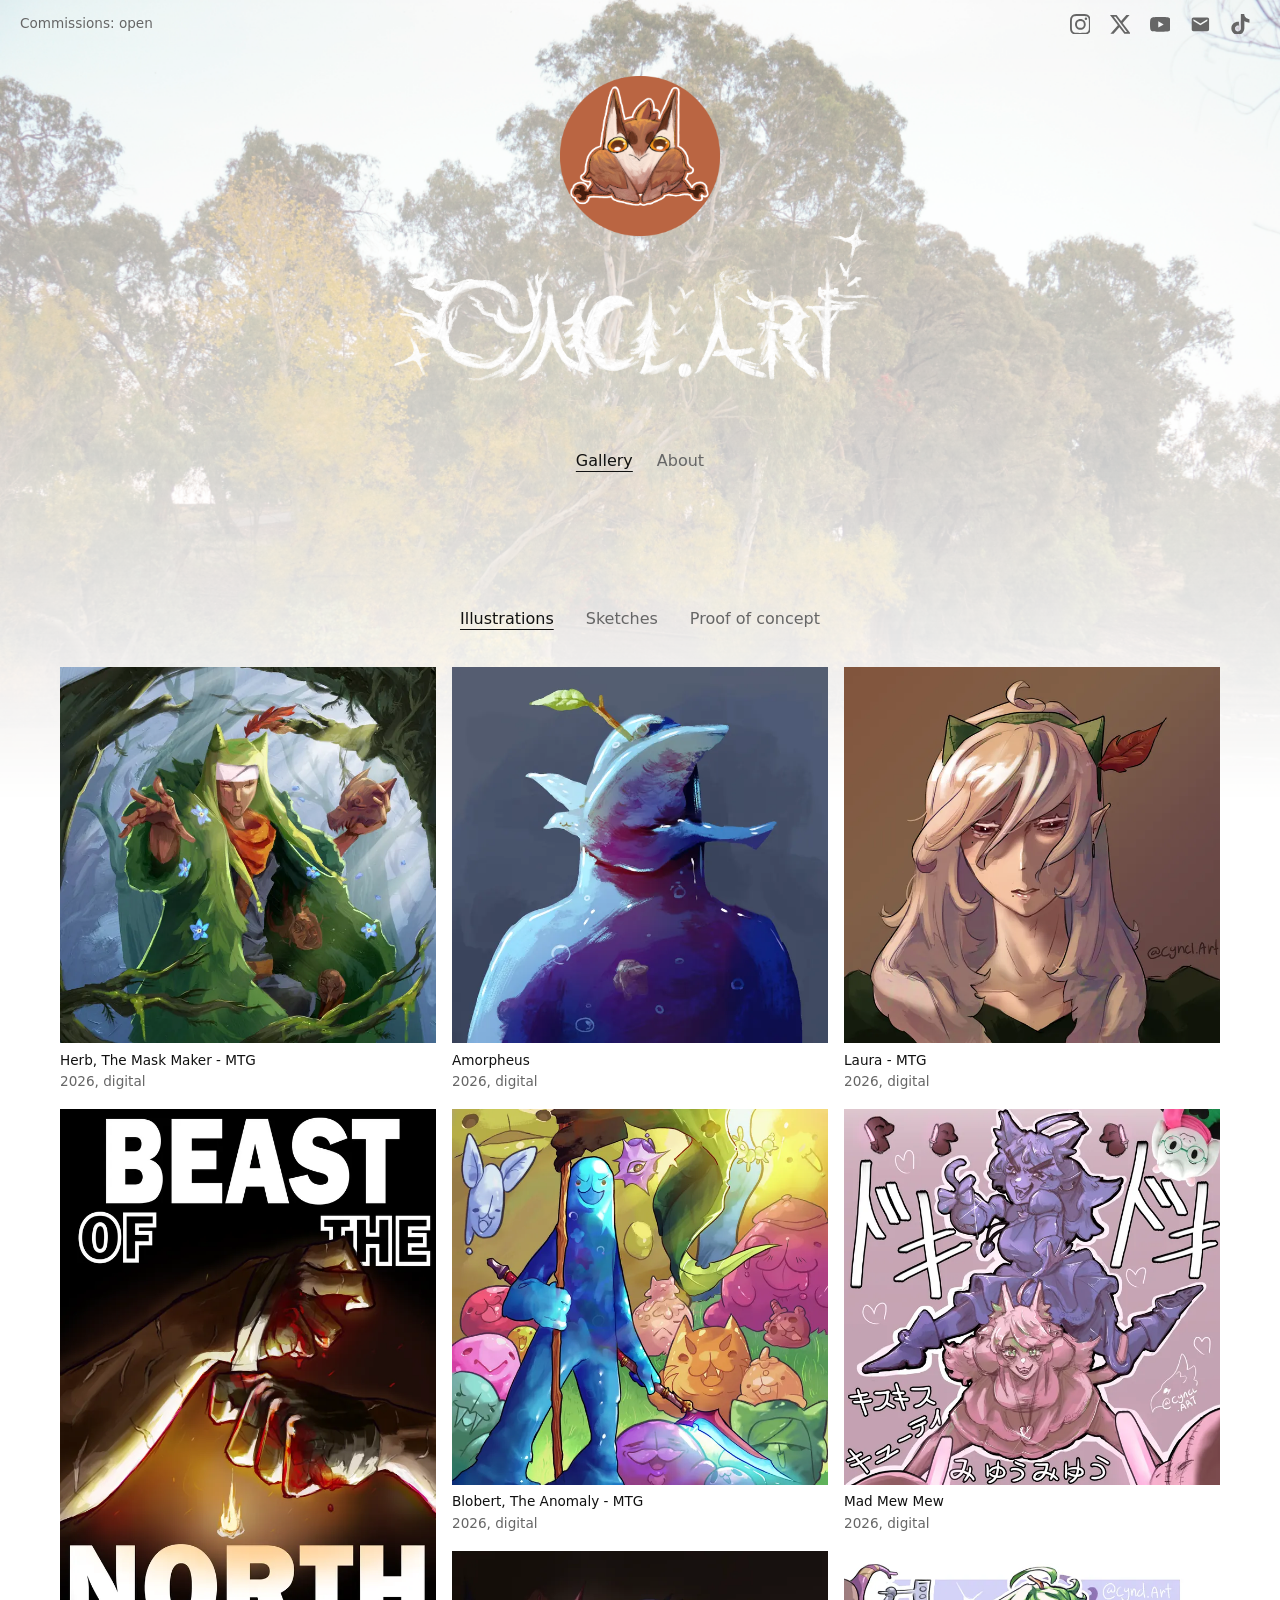
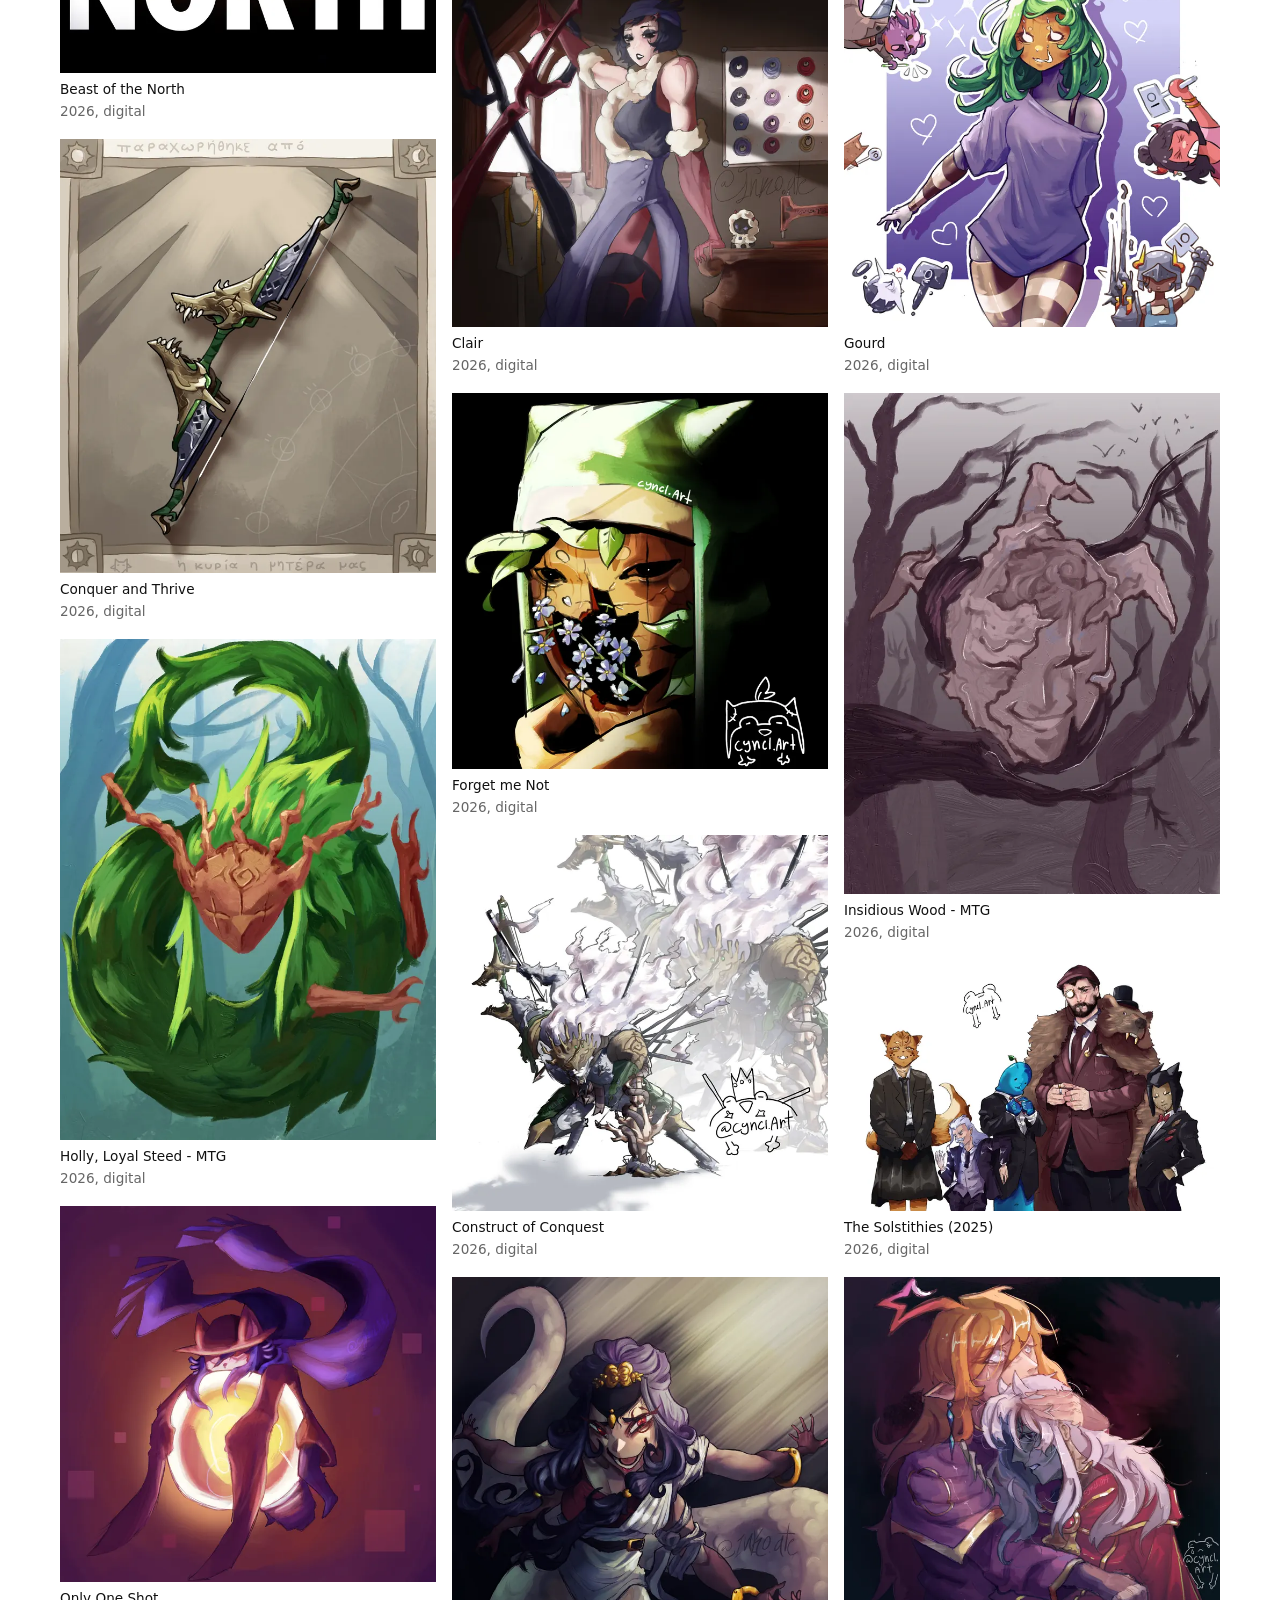
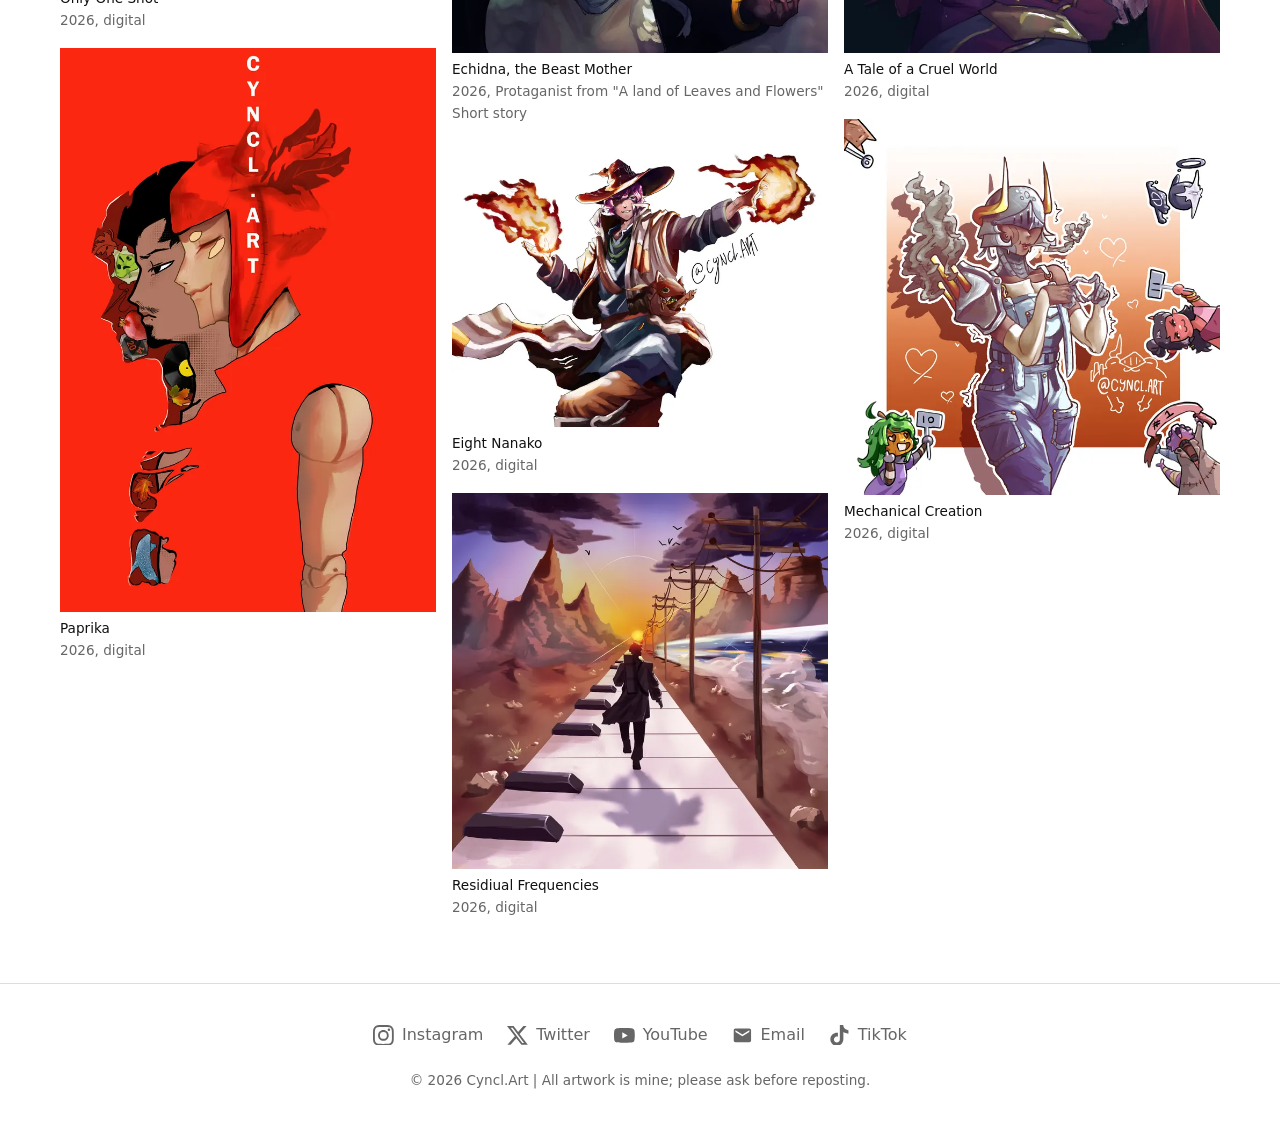
<file: index.html>
<!DOCTYPE html>
<html lang="en">
<head>
  <meta charset="utf-8">
  <meta name="viewport" content="width=device-width, initial-scale=1">
  <title>C Y N C L . A R T</title>
  <meta name="description" content="Illustrator and Writer.">
  <meta property="og:title" content="C Y N C L . A R T">
  <meta property="og:description" content="Illustrator and Writer.">

  <meta property="og:image" content="https://cyncl.art/images/cover-image.png">
  <link rel="icon" href="birdhouse.ico">
  <link rel="stylesheet" href="style.css">
</head>
<body>

    <script src="scripts/layout.js"></script>
  
  <main>
    <h1 class="visually-hidden">Gallery</h1>


    <div class="switcher">
      <button type="button" data-show="illustrations" aria-pressed="true">Illustrations</button>
      <button type="button" data-show="sketches">Sketches</button>
      <button type="button" data-show="proof-of-concept">Proof of concept</button>
    </div>

    <section class="gallery" data-group="illustrations">



      <figure>
        <img class="art" src="images/illustrations/thumbs/herb-mtg.webp" data-full="images/illustrations/herb-mtg.webp" alt="TODO describe this picture" width="700" height="700" loading="lazy" decoding="async">
        <figcaption>Herb, The Mask Maker - MTG <span>2026, digital</span></figcaption>
      </figure>
      
      <figure>
        <img class="art" src="images/illustrations/thumbs/beast.webp" data-full="images/illustrations/beast.webp" alt="Krastov poster" width="700" height="1050" loading="lazy" decoding="async">
        <figcaption>Beast of the North <span>2026, digital</span></figcaption>
      </figure>

      <figure>
        <img class="art" src="images/illustrations/thumbs/bowquest.webp" data-full="images/illustrations/bowquest.webp" alt="Bow of the Construct of Conquest" width="700" height="808" loading="lazy" decoding="async">
        <figcaption>Conquer and Thrive <span>2026, digital</span></figcaption>
      </figure>

      
      <figure>
        <img class="art" src="images/illustrations/thumbs/holly-mtg.webp" data-full="images/illustrations/holly-mtg.webp" alt="TODO describe this picture" width="700" height="933" loading="lazy" decoding="async">
        <figcaption>Holly, Loyal Steed - MTG <span>2026, digital</span></figcaption>
      </figure>

      <figure>
        <img class="art" src="images/illustrations/thumbs/niko.webp" data-full="images/illustrations/niko.webp" alt="TODO describe this picture" width="700" height="700" loading="lazy" decoding="async">
        <figcaption>Only One Shot<span>2026, digital</span></figcaption>
      </figure>
      
      <figure>
        <img class="art" src="images/illustrations/thumbs/paprika.webp" data-full="images/illustrations/paprika.webp" alt="TODO describe this picture" width="700" height="1050" loading="lazy" decoding="async">
        <figcaption>Paprika<span>2026, digital</span></figcaption>
      </figure>
      
      <figure>
        <img class="art" src="images/illustrations/thumbs/blobert-and-bird.webp" data-full="images/illustrations/blobert-and-bird.webp" alt="Blobert, and a bird" width="700" height="700" loading="lazy" decoding="async">
        <figcaption>Amorpheus<span>2026, digital</span></figcaption>
      </figure>
      
      <figure>
        <img class="art" src="images/illustrations/thumbs/blobert-mtg.webp" data-full="images/illustrations/blobert-mtg.webp" alt="Magic the Gathering Blobert" width="700" height="700" loading="lazy" decoding="async">
        <figcaption>Blobert, The Anomaly - MTG<span>2026, digital</span></figcaption>
      </figure>

     <figure>
      <img class="art" src="images/sketches/thumbs/clair.webp" data-full="images/sketches/clair.webp" alt="TODO describe this picture" width="700" height="700" loading="lazy" decoding="async">
      <figcaption>Clair <span>2026, digital</span></figcaption>
    </figure>
      
      <figure>
        <img class="art" src="images/illustrations/thumbs/broken-herb.webp" data-full="images/illustrations/broken-herb.webp" alt="Herb Forget me not" width="700" height="700" loading="lazy" decoding="async">
        <figcaption>Forget me Not<span>2026, digital</span></figcaption>
      </figure>
      
      <figure>
        <img class="art" src="images/illustrations/thumbs/construct.webp" data-full="images/illustrations/construct.webp" alt="The construct of conquest" width="700" height="700" loading="lazy" decoding="async">
        <figcaption>Construct of Conquest<span>2026, digital</span></figcaption>
      </figure>
      
      <figure>
        <img class="art" src="images/illustrations/thumbs/echidna.webp" data-full="images/illustrations/echidna.webp" alt="Echidna from Land of Leaves and flowers" width="700" height="700" loading="lazy" decoding="async">
        <figcaption>Echidna, the Beast Mother<span>2026, Protaganist from "A land of Leaves and Flowers" Short story</span></figcaption>
      </figure>
      
      <figure>
        <img class="art" src="images/illustrations/thumbs/eight-nanako.webp" data-full="images/illustrations/eight-nanako.webp" alt="TODO describe this picture" width="700" height="534" loading="lazy" decoding="async">
        <figcaption>Eight Nanako <span>2026, digital</span></figcaption>
      </figure>
      
      <figure>
        <img class="art" src="images/illustrations/thumbs/frequencies.webp" data-full="images/illustrations/frequencies.webp" alt="TODO describe this picture" width="700" height="700" loading="lazy" decoding="async">
        <figcaption>Residiual Frequencies <span>2026, digital</span></figcaption>
      </figure>
  
      
      <figure>
        <img class="art" src="images/illustrations/thumbs/laura.webp" data-full="images/illustrations/laura.webp" alt="TODO describe this picture" width="700" height="700" loading="lazy" decoding="async">
        <figcaption>Laura - MTG<span>2026, digital</span></figcaption>
      </figure>
      
      <figure>
        <img class="art" src="images/illustrations/thumbs/madmewmew.webp" data-full="images/illustrations/madmewmew.webp" alt="TODO describe this picture" width="700" height="700" loading="lazy" decoding="async">
        <figcaption>Mad Mew Mew <span>2026, digital</span></figcaption>
      </figure>
    
      
      <figure>
        <img class="art" src="images/illustrations/thumbs/poubina.webp" data-full="images/illustrations/poubina.webp" alt="TODO describe this picture" width="700" height="700" loading="lazy" decoding="async">
        <figcaption>Gourd<span>2026, digital</span></figcaption>
      </figure>
      
      <figure>
        <img class="art" src="images/illustrations/thumbs/rotcio-mtg.webp" data-full="images/illustrations/rotcio-mtg.webp" alt="TODO describe this picture" width="700" height="933" loading="lazy" decoding="async">
        <figcaption>Insidious Wood - MTG <span>2026, digital</span></figcaption>
      </figure>
      
      <figure>
        <img class="art" src="images/illustrations/thumbs/solstithies.webp" data-full="images/illustrations/solstithies.webp" alt="TODO describe this picture" width="700" height="467" loading="lazy" decoding="async">
        <figcaption>The Solstithies (2025) <span>2026, digital</span></figcaption>
      </figure>
      
      <figure>
        <img class="art" src="images/illustrations/thumbs/solyn1.webp" data-full="images/illustrations/solyn1.webp" alt="TODO describe this picture" width="700" height="700" loading="lazy" decoding="async">
        <figcaption>A Tale of a Cruel World <span>2026, digital</span></figcaption>
      </figure>
      
      <figure>
        <img class="art" src="images/illustrations/thumbs/tinka.webp" data-full="images/illustrations/tinka.webp" alt="TODO describe this picture" width="700" height="700" loading="lazy" decoding="async">
        <figcaption>Mechanical Creation<span>2026, digital</span></figcaption>
      </figure>
  
  
      </section>

<!-- ==================== Sketches ================================ -->

    <section class="gallery" data-group="sketches">
      <figure>
    <figure>
      <img class="art" src="images/sketches/thumbs/costrels.webp" data-full="images/sketches/costrels.webp" alt="TODO describe this picture" width="700" height="700" loading="lazy" decoding="async">
      <figcaption>Costrels <span>2026, digital</span></figcaption>
    </figure>
    
    <figure>
      <img class="art" src="images/sketches/thumbs/cynthia.webp" data-full="images/sketches/cynthia.webp" alt="TODO describe this picture" width="700" height="700" loading="lazy" decoding="async">
      <figcaption>Cynthia <span>2026, digital</span></figcaption>
    </figure>
        
    <figure>
      <img class="art" src="images/sketches/thumbs/miswak.webp" data-full="images/sketches/miswak.webp" alt="TODO describe this picture" width="700" height="700" loading="lazy" decoding="async">
      <figcaption>Miswak <span>2026, digital</span></figcaption>
    </figure>
    
    <figure>
      <img class="art" src="images/sketches/thumbs/neva.webp" data-full="images/sketches/neva.webp" alt="TODO describe this picture" width="700" height="700" loading="lazy" decoding="async">
      <figcaption>Neva <span>2026, digital</span></figcaption>
    </figure>
    
    <figure>
      <img class="art" src="images/sketches/thumbs/paru.webp" data-full="images/sketches/paru.webp" alt="TODO describe this picture" width="700" height="700" loading="lazy" decoding="async">
      <figcaption>Paru <span>2026, digital</span></figcaption>
    </figure>
    
    <figure>
      <img class="art" src="images/sketches/thumbs/pouboo.webp" data-full="images/sketches/pouboo.webp" alt="TODO describe this picture" width="700" height="700" loading="lazy" decoding="async">
      <figcaption>Pouboo <span>2026, digital</span></figcaption>
    </figure>
    
    <figure>
      <img class="art" src="images/sketches/thumbs/reimagined.webp" data-full="images/sketches/reimagined.webp" alt="TODO describe this picture" width="700" height="626" loading="lazy" decoding="async">
      <figcaption>Reimagined <span>2026, digital</span></figcaption>
    </figure>
        
    <img class="art" src="images/sketches/thumbs/asche-and-ruen.webp" data-full="images/sketches/asche-and-ruen.webp" alt="TODO describe this picture" width="700" height="700" loading="lazy" decoding="async">
    <figcaption>Asche And Ruen <span>2024, digital</span></figcaption>
    </figure>
    
    <figure>
      <img class="art" src="images/sketches/thumbs/asche.webp" data-full="images/sketches/asche.webp" alt="TODO describe this picture" width="700" height="700" loading="lazy" decoding="async">
      <figcaption>Asche Nevers<span>2025, digital</span></figcaption>
    </figure>
    
    <figure>
      <img class="art" src="images/sketches/thumbs/biblio.webp" data-full="images/sketches/biblio.webp" alt="TODO describe this picture" width="700" height="700" loading="lazy" decoding="async">
      <figcaption>Biblio Silverpage <span>2026, digital</span></figcaption>
    </figure>
    
    <figure>
      <img class="art" src="images/sketches/thumbs/blaze-side.webp" data-full="images/sketches/blaze-side.webp" alt="TODO describe this picture" width="700" height="700" loading="lazy" decoding="async">
      <figcaption>Lucius Blaze<span>2026, digital</span></figcaption>
    </figure>
    
    <figure>
      <img class="art" src="images/sketches/thumbs/blaze.webp" data-full="images/sketches/blaze.webp" alt="TODO describe this picture" width="700" height="700" loading="lazy" decoding="async">
      <figcaption>Blaze Sketch <span>2026, digital</span></figcaption>
    </figure>
    
    <figure>
      <img class="art" src="images/sketches/thumbs/blobert-bindle.webp" data-full="images/sketches/blobert-bindle.webp" alt="TODO describe this picture" width="700" height="700" loading="lazy" decoding="async">
      <figcaption>Blobert and a Bindle <span>2026, digital</span></figcaption>
    </figure>
    
    <figure>
      <img class="art" src="images/sketches/thumbs/blobert-sketches.webp" data-full="images/sketches/blobert-sketches.webp" alt="TODO describe this picture" width="700" height="700" loading="lazy" decoding="async">
      <figcaption>Blobert Sketches <span>2026, digital</span></figcaption>
    </figure>
    
    <figure>
      <img class="art" src="images/sketches/thumbs/chimera.webp" data-full="images/sketches/chimera.webp" alt="TODO describe this picture" width="700" height="700" loading="lazy" decoding="async">
      <figcaption>Chimera <span>2026, digital</span></figcaption>
    </figure>
  
    
    <figure>
      <img class="art" src="images/sketches/thumbs/damien.webp" data-full="images/sketches/damien.webp" alt="TODO describe this picture" width="700" height="700" loading="lazy" decoding="async">
      <figcaption>Damien <span>2026, digital</span></figcaption>
    </figure>
    
    <figure>
      <img class="art" src="images/sketches/thumbs/feste.webp" data-full="images/sketches/feste.webp" alt="TODO describe this picture" width="700" height="700" loading="lazy" decoding="async">
      <figcaption>Feste <span>2026, digital</span></figcaption>
    </figure>
    
    <figure>
      <img class="art" src="images/sketches/thumbs/herb-sketches.webp" data-full="images/sketches/herb-sketches.webp" alt="TODO describe this picture" width="700" height="700" loading="lazy" decoding="async">
      <figcaption>Herb Sketches <span>2026, digital</span></figcaption>
    </figure>
    
    <figure>
      <img class="art" src="images/sketches/thumbs/herb-sketches2.webp" data-full="images/sketches/herb-sketches2.webp" alt="TODO describe this picture" width="700" height="700" loading="lazy" decoding="async">
      <figcaption>Herb Sketches 2<span>2026, digital</span></figcaption>
    </figure>
    <figure>
      <img class="art" src="images/illustrations/thumbs/aqua.webp" data-full="images/illustrations/aqua.webp" alt="TODO describe this picture" width="700" height="700" loading="lazy" decoding="async">
      <figcaption>Aqua <span>2026, medium</span></figcaption>
    </figure>
    <figure>
      <img class="art" src="images/sketches/thumbs/ira-plushies.webp" data-full="images/sketches/ira-plushies.webp" alt="TODO describe this picture" width="700" height="700" loading="lazy" decoding="async">
      <figcaption>Ira Plushies <span>2026, digital</span></figcaption>
    </figure>
    
    <figure>
      <img class="art" src="images/sketches/thumbs/ivorr.webp" data-full="images/sketches/ivorr.webp" alt="TODO describe this picture" width="700" height="700" loading="lazy" decoding="async">
      <figcaption>Ivorr <span>2026, digital</span></figcaption>
    </figure>
    
    <figure>
      <img class="art" src="images/sketches/thumbs/krastov-muscles.webp" data-full="images/sketches/krastov-muscles.webp" alt="TODO describe this picture" width="700" height="700" loading="lazy" decoding="async">
      <figcaption>Krastov Muscles <span>2026, digital</span></figcaption>
    </figure>
    
    <figure>
      <img class="art" src="images/sketches/thumbs/lampert.webp" data-full="images/sketches/lampert.webp" alt="TODO describe this picture" width="700" height="700" loading="lazy" decoding="async">
      <figcaption>Lampert <span>2026, digital</span></figcaption>
    </figure>
    
    <figure>
      <img class="art" src="images/sketches/thumbs/laura-and-avao.webp" data-full="images/sketches/laura-and-avao.webp" alt="TODO describe this picture" width="700" height="700" loading="lazy" decoding="async">
      <figcaption>Laura And Avao <span>2026, digital</span></figcaption>
    </figure>
    
    <figure>
      <img class="art" src="images/sketches/thumbs/ruen-lighting.webp" data-full="images/sketches/ruen-lighting.webp" alt="TODO describe this picture" width="700" height="700" loading="lazy" decoding="async">
      <figcaption>Ruen Lighting <span>2026, digital</span></figcaption>
    </figure>
    
    <figure>
      <img class="art" src="images/sketches/thumbs/seam.webp" data-full="images/sketches/seam.webp" alt="TODO describe this picture" width="700" height="700" loading="lazy" decoding="async">
      <figcaption>Seam <span>2026, digital</span></figcaption>
    </figure>
    
    <figure>
      <img class="art" src="images/sketches/thumbs/skrapp-again.webp" data-full="images/sketches/skrapp-again.webp" alt="TODO describe this picture" width="700" height="700" loading="lazy" decoding="async">
      <figcaption>Skrapp Again <span>2026, digital</span></figcaption>
    </figure>
    
    <figure>
      <img class="art" src="images/sketches/thumbs/skrapp.webp" data-full="images/sketches/skrapp.webp" alt="TODO describe this picture" width="700" height="700" loading="lazy" decoding="async">
      <figcaption>Skrapp <span>2026, digital</span></figcaption>
    </figure>
    
    <figure>
      <img class="art" src="images/sketches/thumbs/south-costrel.webp" data-full="images/sketches/south-costrel.webp" alt="TODO describe this picture" width="700" height="722" loading="lazy" decoding="async">
      <figcaption>South Costrels <span>2026, digital</span></figcaption>
    </figure>
    
    <figure>
      <img class="art" src="images/sketches/thumbs/stick-figure.webp" data-full="images/sketches/stick-figure.webp" alt="TODO describe this picture" width="700" height="700" loading="lazy" decoding="async">
      <figcaption>Stick Figure <span>2026, digital</span></figcaption>
    </figure>
    
    <figure>
      <img class="art" src="images/sketches/thumbs/the-three.webp" data-full="images/sketches/the-three.webp" alt="TODO describe this picture" width="700" height="405" loading="lazy" decoding="async">
      <figcaption>The Three <span>2026, protaganist's from "A land of leaves and flowers" short story</span></figcaption>
    </figure>
    
    <figure>
      <img class="art" src="images/sketches/thumbs/tinka.webp" data-full="images/sketches/tinka.webp" alt="TODO describe this picture" width="700" height="700" loading="lazy" decoding="async">
      <figcaption>Tinka <span>2026, digital</span></figcaption>
    </figure>
      
      
      
    </section>

<!-- ==================== Proof of concepts ================================ -->

    <section class="gallery" data-group="proof-of-concept">
      <figure>
      <img class="art" src="images/proof-of-concept/thumbs/alice.webp" data-full="images/proof-of-concept/alice.webp" alt="TODO describe this picture" width="700" height="700" loading="lazy" decoding="async">
      <figcaption>Alice <span>2026, digital</span></figcaption>
      </figure>
      
      <figure>
        <img class="art" src="images/proof-of-concept/thumbs/atropa.webp" data-full="images/proof-of-concept/atropa.webp" alt="TODO describe this picture" width="630" height="500" loading="lazy" decoding="async">
        <figcaption>Atropa <span>2026, digital</span></figcaption>
      </figure>
      
      <figure>
        <img class="art" src="images/proof-of-concept/thumbs/black-shores.webp" data-full="images/proof-of-concept/black-shores.webp" alt="TODO describe this picture" width="700" height="495" loading="lazy" decoding="async">
        <figcaption>Black Shores <span>2026, digital</span></figcaption>
      </figure>
      
      <figure>
        <img class="art" src="images/proof-of-concept/thumbs/blobert-tarot.webp" data-full="images/proof-of-concept/blobert-tarot.webp" alt="TODO describe this picture" width="700" height="1209" loading="lazy" decoding="async">
        <figcaption>Blobert Tarot <span>2026, digital</span></figcaption>
      </figure>
      
      <figure>
        <img class="art" src="images/proof-of-concept/thumbs/cinis-helm.webp" data-full="images/proof-of-concept/cinis-helm.webp" alt="TODO describe this picture" width="700" height="700" loading="lazy" decoding="async">
        <figcaption>Cinis Helm <span>2026, digital</span></figcaption>
      </figure>
      
      <figure>
        <img class="art" src="images/proof-of-concept/thumbs/cinis-no-helm.webp" data-full="images/proof-of-concept/cinis-no-helm.webp" alt="TODO describe this picture" width="700" height="700" loading="lazy" decoding="async">
        <figcaption>Cinis No Helm <span>2026, digital</span></figcaption>
      </figure>
      
      <figure>
        <img class="art" src="images/proof-of-concept/thumbs/gerard.webp" data-full="images/proof-of-concept/gerard.webp" alt="TODO describe this picture" width="700" height="700" loading="lazy" decoding="async">
        <figcaption>Gerard <span>2026, digital</span></figcaption>
      </figure>
      
      <figure>
        <img class="art" src="images/proof-of-concept/thumbs/ira-colored.webp" data-full="images/proof-of-concept/ira-colored.webp" alt="TODO describe this picture" width="700" height="700" loading="lazy" decoding="async">
        <figcaption>Ira Colored <span>2026, digital</span></figcaption>
      </figure>
      
      <figure>
        <img class="art" src="images/proof-of-concept/thumbs/ira.webp" data-full="images/proof-of-concept/ira.webp" alt="TODO describe this picture" width="700" height="700" loading="lazy" decoding="async">
        <figcaption>Ira <span>2026, digital</span></figcaption>
      </figure>
      
      <figure>
        <img class="art" src="images/proof-of-concept/thumbs/krastov.webp" data-full="images/proof-of-concept/krastov.webp" alt="TODO describe this picture" width="700" height="700" loading="lazy" decoding="async">
        <figcaption>Krastov <span>2026, digital</span></figcaption>
      </figure>
      
      <figure>
        <img class="art" src="images/proof-of-concept/thumbs/miswak.webp" data-full="images/proof-of-concept/miswak.webp" alt="TODO describe this picture" width="700" height="700" loading="lazy" decoding="async">
        <figcaption>Miswak <span>2026, digital</span></figcaption>
      </figure>
      
      <figure>
        <img class="art" src="images/proof-of-concept/thumbs/mocha.webp" data-full="images/proof-of-concept/mocha.webp" alt="TODO describe this picture" width="700" height="497" loading="lazy" decoding="async">
        <figcaption>Mocha <span>2026, digital</span></figcaption>
      </figure>
      
      <figure>
        <img class="art" src="images/proof-of-concept/thumbs/paracosm.webp" data-full="images/proof-of-concept/paracosm.webp" alt="TODO describe this picture" width="700" height="497" loading="lazy" decoding="async">
        <figcaption>Paracosm <span>2026, digital</span></figcaption>
      </figure>
      
      <figure>
        <img class="art" src="images/proof-of-concept/thumbs/peanut.webp" data-full="images/proof-of-concept/peanut.webp" alt="TODO describe this picture" width="700" height="700" loading="lazy" decoding="async">
        <figcaption>Peanut <span>2026, digital</span></figcaption>
      </figure>
      
      <figure>
        <img class="art" src="images/proof-of-concept/thumbs/rio-mendoza.webp" data-full="images/proof-of-concept/rio-mendoza.webp" alt="TODO describe this picture" width="700" height="700" loading="lazy" decoding="async">
        <figcaption>Rio Mendoza <span>2026, digital</span></figcaption>
      </figure>
      
      <figure>
        <img class="art" src="images/proof-of-concept/thumbs/tysta-baeumenn.webp" data-full="images/proof-of-concept/tysta-baeumenn.webp" alt="TODO describe this picture" width="700" height="700" loading="lazy" decoding="async">
        <figcaption>Tysta Baeumenn <span>2026, digital</span></figcaption>
      </figure>
      
      <figure>
        <img class="art" src="images/proof-of-concept/thumbs/yours-sincerely.webp" data-full="images/proof-of-concept/yours-sincerely.webp" alt="TODO describe this picture" width="700" height="427" loading="lazy" decoding="async">
        <figcaption>Yours Sincerely <span>2026, digital</span></figcaption>
      </figure>
            
      
      
    </section>
  </main>


  <button class="to-top" type="button" aria-label="Back to top">
    <img class="normal" src="images/to-top.png" alt="" width="600" height="600">
    <img class="hover" src="images/to-top-hover.png" alt="" width="600" height="600">
  </button>

  <script src="scripts/switcher.js"></script>
  <script src="scripts/lightbox.js"></script>
  <script src="scripts/icons.js"></script>
  <script src="scripts/to-top.js"></script>
</body>
</html>
</file>
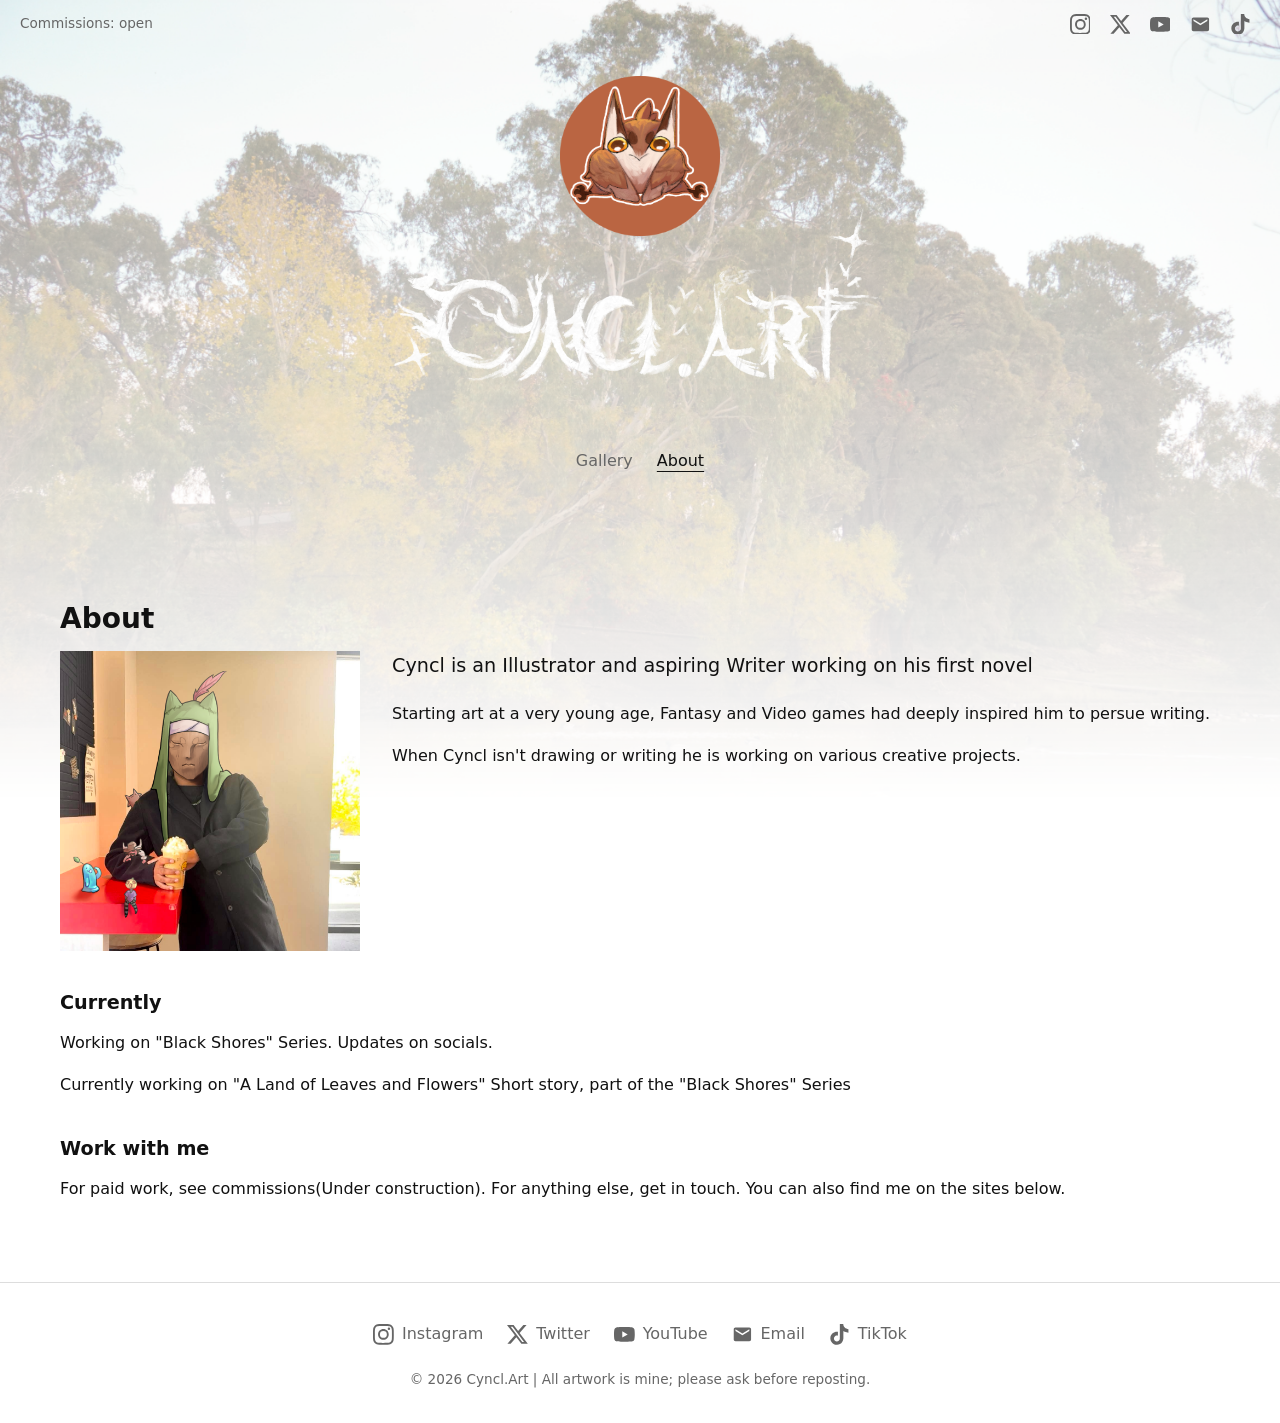
<file: about.html>
<!DOCTYPE html>
<html lang="en">
<head>
  <meta charset="utf-8">
  <meta name="viewport" content="width=device-width, initial-scale=1">
  <title>C Y N C L . A R T</title>
  <meta name="description" content="About the Illustrator and Writer.">
  <meta property="og:title" content="C Y N C L . A R T">
  <meta property="og:description" content="About the Illustrator and Writer.">
  <meta property="og:image" content="https://cyncl.art/images/cover-image.png">
  <link rel="icon" href="birdhouse.ico">
  <link rel="stylesheet" href="style.css">
</head>
<body>

    <script src="scripts/layout.js"></script>

  <main>
    <h1>About</h1>

    <div class="about-top">

      <img class="art" src="images/portrait-herb.png" alt="Portrait" width="800" height="1000">
      <div>
        <p class="intro">Cyncl is an Illustrator and aspiring Writer working on his first novel</p>
        <p>Starting art at a very young age, Fantasy and Video games had deeply inspired him to persue writing.</p>
        <p>When Cyncl isn't drawing or writing he is working on various creative projects.</p>
      </div>
    </div>


    <h2>Currently</h2>
    <p>Working on "Black Shores" Series. Updates on socials.</p>
    <p>Currently working on "A Land of Leaves and Flowers" Short story, part of the "Black Shores" Series</p>
    <h2>Work with me</h2>
    <p>For paid work, see commissions(Under construction). For anything else, get in touch. You can also find me on the sites below.</p>
  </main>


  <button class="to-top" type="button" aria-label="Back to top">
    <img class="normal" src="images/to-top.png" alt="" width="600" height="600">
    <img class="hover" src="images/to-top-hover.png" alt="" width="600" height="600">
  </button>

  <script src="scripts/lightbox.js"></script>
  <script src="scripts/icons.js"></script>
  <script src="scripts/to-top.js"></script>
</body>
</html>
</file>
<file: style.css>
:root {
  --bg: #fff; --ink: #111; --muted: #666; --line: #ddd; color-scheme: light dark;

  --header-gap: 5rem;

  --icon-size: 160px;
  --icon-space: 110px;
  --banner-width: 500px;

  --page-image: url("images/banner-header.jpg");         
  --page-image-start: 0.5;             /* opacity at the very top: 0 to 1 */
  --page-image-height: 800px;          /* how far down before it has fully blended away */
  --page-image-position: center top;   /* which part to keep when it's cropped */
  --page-image-tint: transparent;      /* optional darkening, e.g. rgb(0 0 0 / .3) */
}
@media (prefers-color-scheme: dark) {
  :root { --bg: #111; --ink: #eee; --muted: #999; --line: #333; }
}
* { box-sizing: border-box; }
[hidden] { display: none !important; }
body { margin: 0; min-height: 100vh; display: flex; flex-direction: column; background: var(--bg); color: var(--ink); font: 1rem/1.6 system-ui, sans-serif; }
img { display: block; max-width: 100%; height: auto; }
a { color: inherit; }
:focus-visible { outline: 2px solid var(--ink); outline-offset: 3px; }
h1, h2 { font-weight: 600; line-height: 1.2; margin: 0 0 1rem; }
h1 { font-size: 1.75rem; }
h2 { font-size: 1.2rem; margin-top: 2.5rem; }
.visually-hidden { position: absolute; width: 1px; height: 1px; overflow: hidden; clip: rect(0 0 0 0); }


body { position: relative; isolation: isolate; }
body::before {
  content: ""; position: absolute; top: 0; left: 0; right: 0; height: var(--page-image-height); z-index: -1; pointer-events: none;
  background-image: linear-gradient(var(--page-image-tint), var(--page-image-tint)), var(--page-image);
  background-size: cover; background-position: var(--page-image-position);
  -webkit-mask-image: linear-gradient(to bottom, rgb(0 0 0 / var(--page-image-start)), transparent);
  mask-image: linear-gradient(to bottom, rgb(0 0 0 / var(--page-image-start)), transparent);
}

/* top bar and social links (icon rows) */
.top-bar { display: flex; justify-content: space-between; align-items: center; flex-wrap: wrap; gap: 0 1.5rem; padding: .25rem 1.25rem; font-size: .85rem; }
.top-note { margin: 0; color: var(--muted); }
.socials { display: flex; flex-wrap: wrap; list-style: none; margin: 0; padding: 0; }
.social { display: inline-flex; align-items: center; gap: .5rem; padding: .6rem; color: var(--muted); text-decoration: none; }
.social:hover { color: var(--ink); }
.social svg { width: 1.3rem; height: 1.3rem; flex: none; fill: currentColor; }
.icons-only .has-icon span { position: absolute; width: 1px; height: 1px; overflow: hidden; clip: rect(0 0 0 0); }

/* header: icon, then banner image, centered */
.site-header { position: relative; isolation: isolate; display: flex; flex-direction: column; align-items: center; gap: .75rem; padding: 1.75rem 1.25rem 1rem; margin-bottom: var(--header-gap); text-align: center; }
.site-header::before { content: ""; position: absolute; inset: 0; z-index: -1; background-image: var(--header-image); background-size: cover; background-position: var(--header-image-position); opacity: var(--header-image-opacity); -webkit-mask-image: linear-gradient(to bottom, #000 calc(100% - var(--header-fade)), transparent); mask-image: linear-gradient(to bottom, #000 calc(100% - var(--header-fade)), transparent); }
.brand { position: relative; display: block; width: min(var(--banner-width), 100%); padding-top: var(--icon-space); text-decoration: none; }
.logo { position: absolute; top: 0; left: 50%; transform: translateX(-50%); z-index: 1; width: var(--icon-size); height: var(--icon-size); object-fit: cover; }
.banner { display: block; width: 100%; height: auto; }
.site-header nav { display: flex; justify-content: center; flex-wrap: wrap; gap: .25rem 1.5rem; }
.site-header nav a { color: var(--muted); text-decoration: none; }
.site-header nav a:hover { color: var(--ink); }
.site-header nav a[aria-current="page"] { color: var(--ink); text-decoration: underline; text-underline-offset: .3em; }

main { flex: 1; width: 100%; max-width: 1200px; margin: 0 auto; padding: 2rem 1.25rem 4rem; }
main.narrow { max-width: 680px; }
.lead { color: var(--muted); }

/* tabs and filters (centered, plain text) */
.switcher { display: flex; justify-content: center; flex-wrap: wrap; gap: .25rem 2rem; margin: 0 0 2rem; }
.switcher button { background: none; border: 0; padding: .25rem 0; font: inherit; color: var(--muted); cursor: pointer; }
.switcher button:hover { color: var(--ink); }
.switcher button[aria-pressed="true"] { color: var(--ink); text-decoration: underline; text-underline-offset: .3em; }

/* galleries */
.gallery { columns: 3 260px; column-gap: 1rem; }
.gallery figure { break-inside: avoid; margin: 0 0 1rem; }
.art { cursor: zoom-in; }
figcaption { padding-top: .4rem; font-size: .85rem; }
figcaption span { display: block; color: var(--muted); }

/* works */
.work { display: grid; grid-template-columns: minmax(0, 260px) 1fr; gap: 1.5rem; align-items: start; padding: 2rem 0; border-top: 1px solid var(--line); }
.work:not(:has(> img)) { grid-template-columns: 1fr; }
.work h2 { margin: 0 0 .75rem; }
.facts { display: grid; grid-template-columns: max-content 1fr; gap: .15rem 1rem; margin: 0 0 1rem; }
.facts dt { color: var(--muted); }
.facts dd { margin: 0; }
.links { display: flex; flex-wrap: wrap; gap: .25rem 1.5rem; }
.work-images { display: flex; flex-wrap: wrap; gap: .75rem; margin-top: 1rem; }
.work-images img { width: 140px; }

/* about */
.about-top { display: grid; grid-template-columns: minmax(0, 300px) 1fr; gap: 2rem; align-items: start; }
.about-top:not(:has(> img)) { grid-template-columns: 1fr; }
.intro { font-size: 1.2rem; margin-top: 0; }
.timeline { display: grid; grid-template-columns: 5rem 1fr; gap: .4rem 1rem; margin: 0; }
.timeline dt { color: var(--muted); }
.timeline dd { margin: 0; }

/* commissions and contact */
.examples { display: flex; flex-wrap: wrap; gap: .75rem; }
.examples img { width: 180px; }
form { display: grid; gap: 1rem; margin-top: 1.25rem; }
label { display: grid; gap: .3rem; font-size: .9rem; color: var(--muted); }
input, textarea, select { font: inherit; color: var(--ink); background: transparent; border: 1px solid var(--line); padding: .55rem .7rem; }
select option { color: #111; }
form button { justify-self: start; font: inherit; color: var(--ink); background: none; border: 1px solid var(--ink); padding: .5rem 1.25rem; cursor: pointer; }
form button:hover { background: var(--ink); color: var(--bg); }

/* footer */
.site-footer { padding: 2rem 1.25rem; border-top: 1px solid var(--line); text-align: center; }
.site-footer .socials { justify-content: center; margin-bottom: 1rem; }
.with-labels .social { padding: .4rem .75rem; }
.site-footer p { margin: 0; color: var(--muted); font-size: .85rem; }

/* back to top (bottom right, appears after the banner scrolls away) */
.to-top { position: fixed; right: max(1rem, env(safe-area-inset-right)); bottom: max(1rem, env(safe-area-inset-bottom)); z-index: 10; width: clamp(48px, 12vw, 180px); aspect-ratio: 1; padding: 0; border: 0; background: none; cursor: pointer; opacity: 0; visibility: hidden; transition: opacity .2s, visibility .2s; }
.to-top.visible { opacity: 1; visibility: visible; }
.to-top img { position: absolute; inset: 0; width: 100%; height: 100%; transition: opacity .15s; }
.to-top .hover { opacity: 0; }
.to-top:active .hover, .to-top:focus-visible .hover { opacity: 1; }
.to-top:active .normal, .to-top:focus-visible .normal { opacity: 0; }
@media (hover: hover) {
  .to-top:hover .hover { opacity: 1; }
  .to-top:hover .normal { opacity: 0; }
}
@media (prefers-reduced-motion: reduce) { .to-top, .to-top img { transition: none; } }

/* viewer */
.lightbox { border: 0; padding: 0; width: 100vw; height: 100vh; max-width: none; max-height: none; background: rgba(0, 0, 0, .93); color: #fff; }
.lightbox::backdrop { background: none; }
.lightbox figure { margin: 0; height: 100%; display: flex; flex-direction: column; align-items: center; justify-content: center; padding: 3.5rem 4rem 1.5rem; }
.lightbox img { --ratio: 1.5; width: min(100%, calc((100vh - 9rem) * var(--ratio))); height: auto; aspect-ratio: var(--ratio); object-fit: contain; transition: opacity .2s; }
.lightbox img.loading { opacity: .6; }
.lightbox figcaption { margin-top: 1rem; max-width: 60ch; text-align: center; color: #ddd; }
.lightbox figcaption span { color: #999; }
.lightbox button { position: absolute; background: none; border: 0; color: #fff; font-size: 2.5rem; line-height: 1; padding: .5rem 1rem; cursor: pointer; }
.lb-close { top: .5rem; right: .75rem; }
.lb-prev { left: .5rem; top: 50%; transform: translateY(-50%); }
.lb-next { right: .5rem; top: 50%; transform: translateY(-50%); }
.lightbox.single .lb-prev, .lightbox.single .lb-next { display: none; }

@media (max-width: 640px) {
  :root { --icon-size: 110px; --icon-space: 75px; }
  .top-bar { justify-content: center; text-align: center; }
  .top-bar .socials { justify-content: center; }
  .work, .about-top { grid-template-columns: 1fr; }
  .lightbox figure { padding: 3.5rem 1rem 1rem; }
}
</file>
